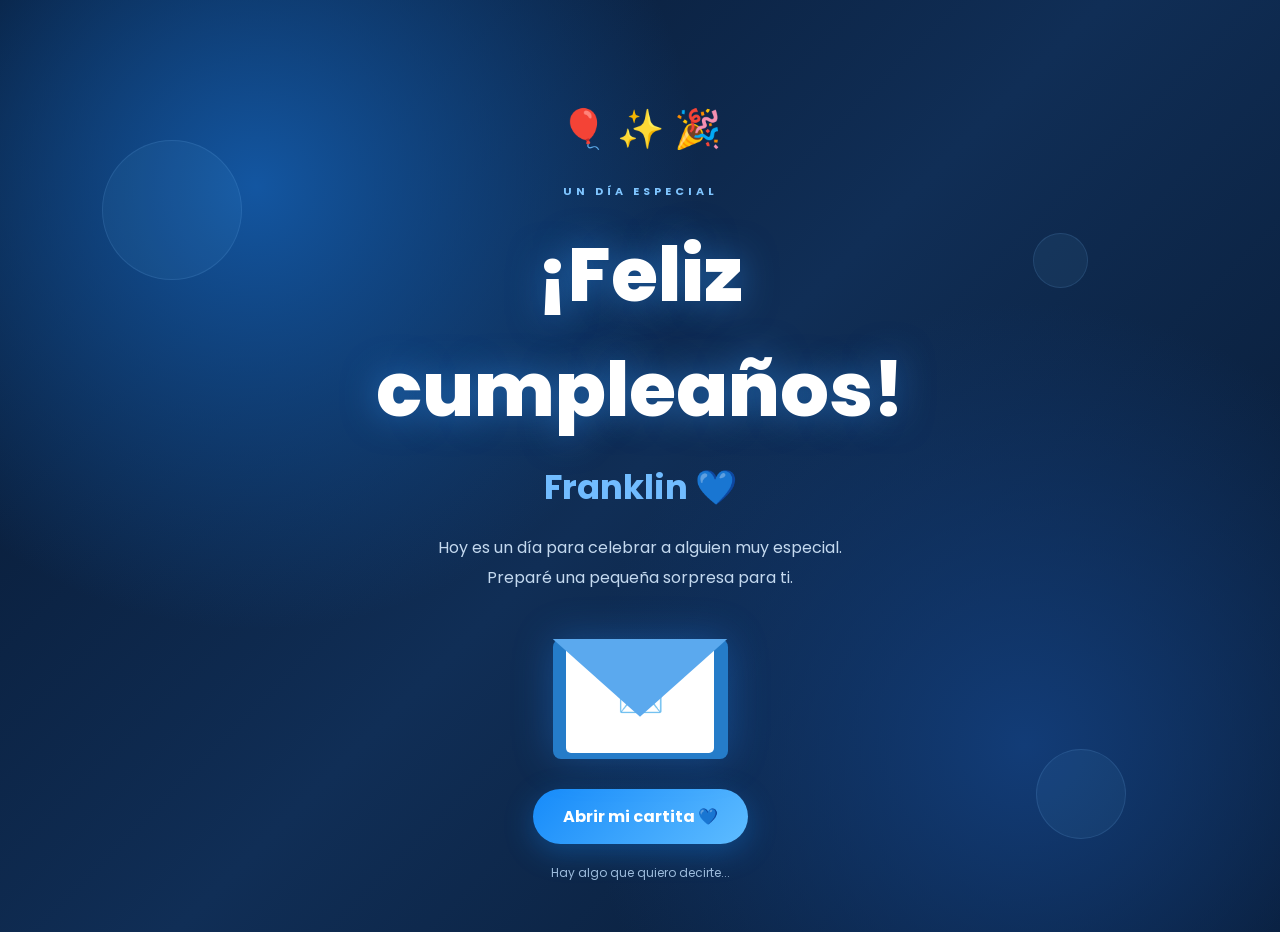
<file: cumple/index.html>
<!doctype html>
<html lang="es">
  <head>
    <meta charset="UTF-8" />
    <meta name="viewport" content="width=device-width, initial-scale=1.0" />
    <title>Una sorpresa para Franklin 💙</title>
    <link rel="stylesheet" href="style.css" />
  </head>
  <body class="inicio">
    <div id="confetti-container"></div>

    <main class="pantalla-inicio">
      <div class="contenido-inicio">
        <div class="decoracion">🎈 ✨ 🎉</div>

        <span class="etiqueta">UN DÍA ESPECIAL</span>

        <h1>¡Feliz cumpleaños!</h1>

        <h2>Franklin 💙</h2>

        <p>
          Hoy es un día para celebrar a alguien muy especial. Preparé una
          pequeña sorpresa para ti.
        </p>

        <div class="sobre" id="sobre">
          <div class="sobre-carta">💌</div>
          <div class="sobre-tapa"></div>
        </div>

        <a href="carta.html" class="btn-principal" onclick="prepararSalida()">
          Abrir mi cartita 💙
        </a>

        <span class="nota">Hay algo que quiero decirte...</span>
      </div>

      <div class="burbuja burbuja1"></div>
      <div class="burbuja burbuja2"></div>
      <div class="burbuja burbuja3"></div>
    </main>

    <script src="script.js"></script>
  </body>
</html>
</file>
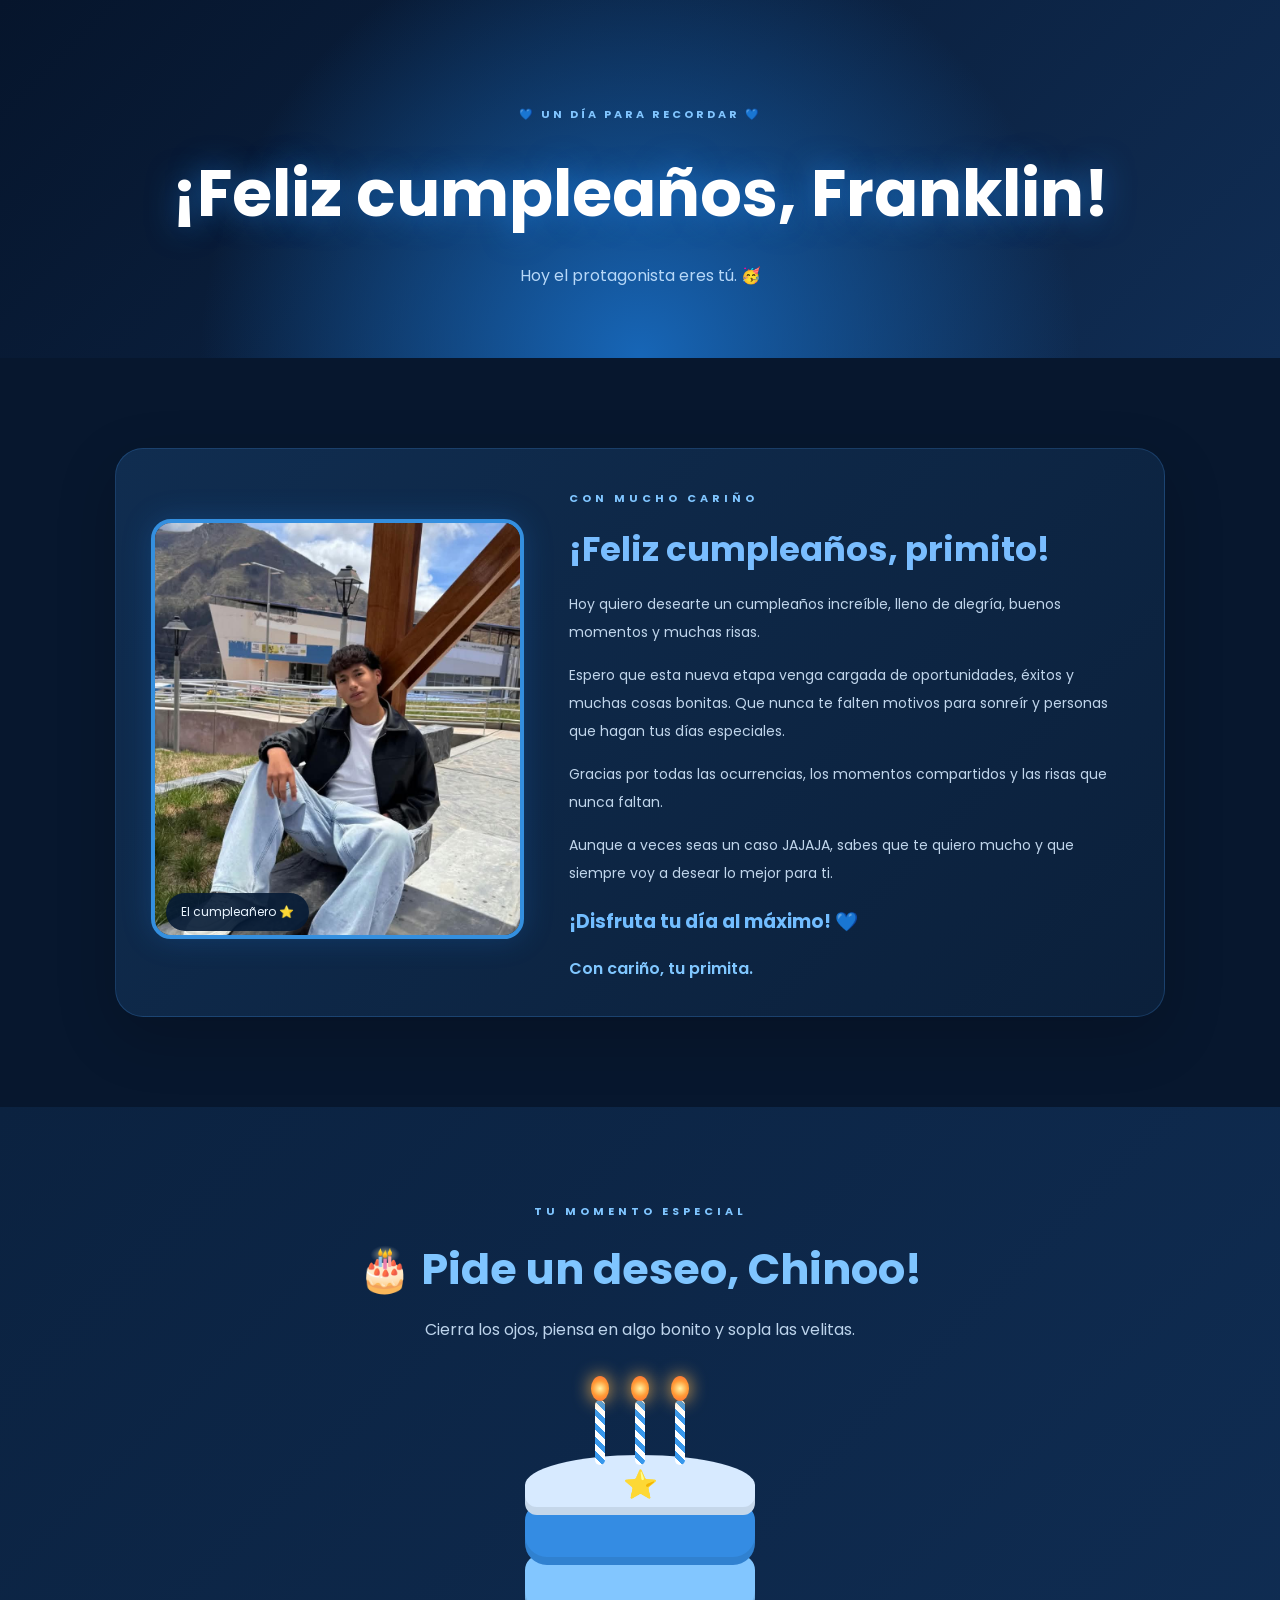
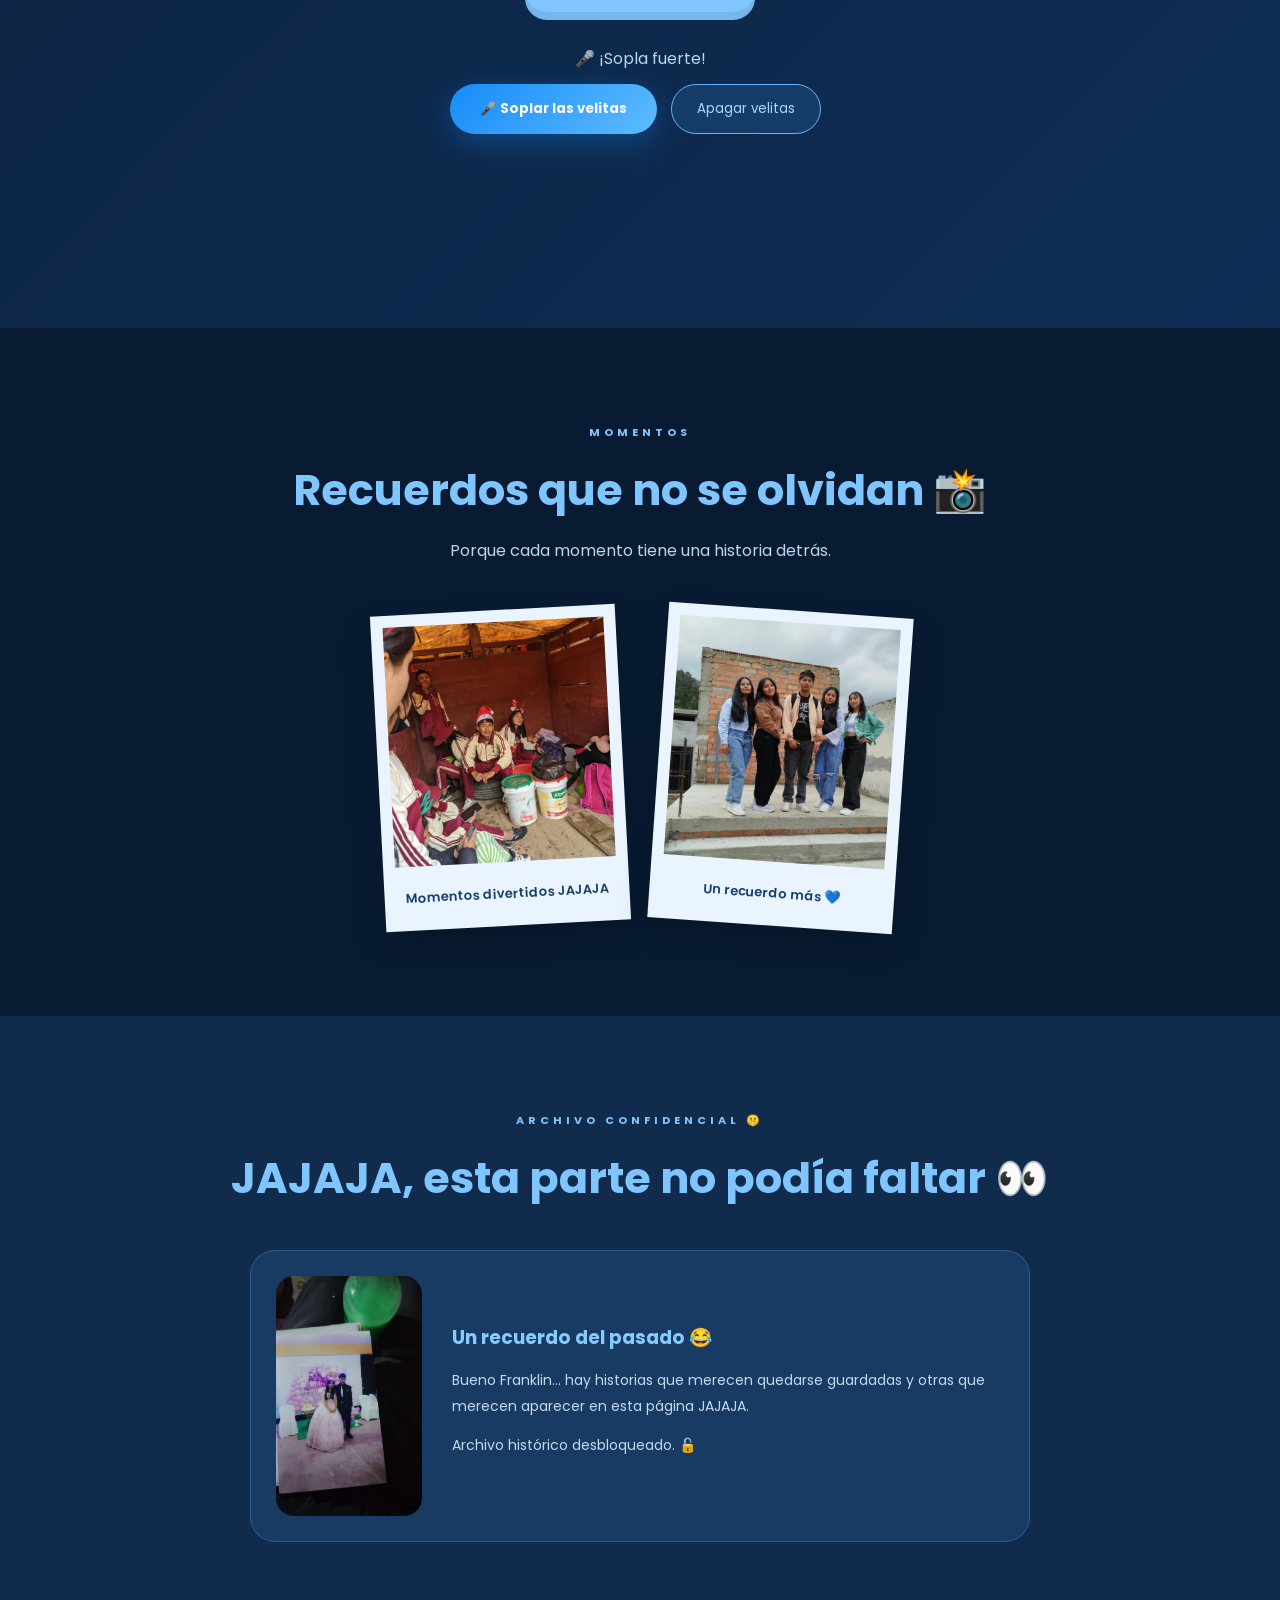
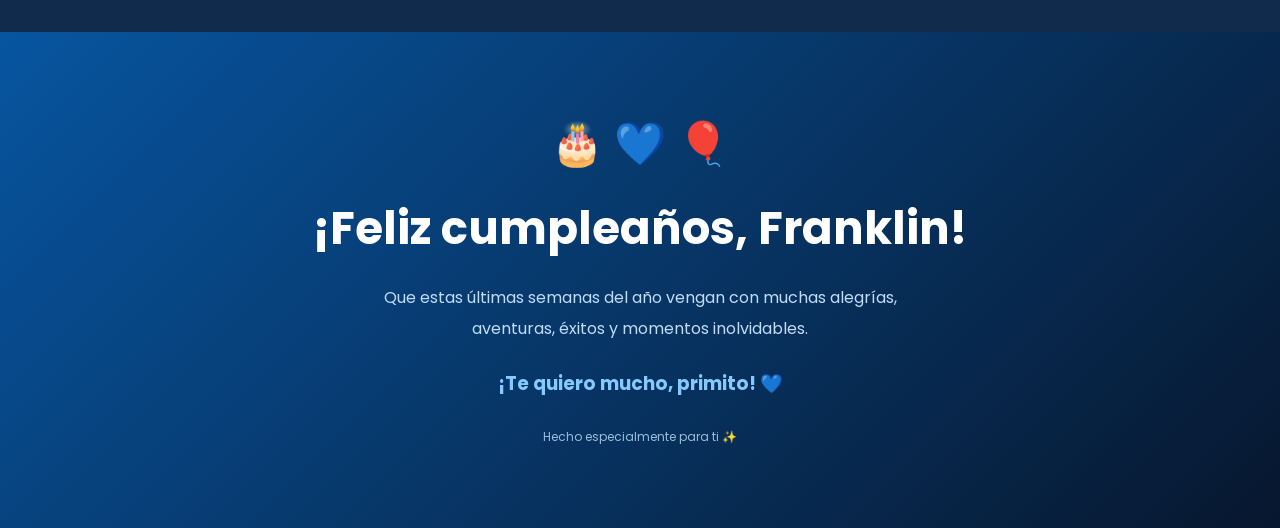
<file: cumple/carta.html>
<!doctype html>
<html lang="es">
  <head>
    <meta charset="UTF-8" />
    <meta name="viewport" content="width=device-width, initial-scale=1.0" />
    <title>Feliz cumpleaños Franklin 💙</title>
    <link rel="stylesheet" href="style.css" />
  </head>

  <body class="segunda-pagina">
    <div id="confetti-container"></div>

    <header class="cabecera">
      <span>💙 UN DÍA PARA RECORDAR 💙</span>
      <h1>¡Feliz cumpleaños, Franklin!</h1>
      <p>Hoy el protagonista eres tú. 🥳</p>
    </header>

    <!-- CARTA -->
    <section class="seccion">
      <div class="carta-card">
        <div class="foto-principal">
          <img src="franklin.jpeg" alt="Franklin" />
          <span>El cumpleañero ⭐</span>
        </div>

        <div class="carta-texto">
          <span class="etiqueta">CON MUCHO CARIÑO</span>

          <h2>¡Feliz cumpleaños, primito!</h2>

          <p>
            Hoy quiero desearte un cumpleaños increíble, lleno de alegría,
            buenos momentos y muchas risas.
          </p>

          <p>
            Espero que esta nueva etapa venga cargada de oportunidades, éxitos y
            muchas cosas bonitas. Que nunca te falten motivos para sonreír y
            personas que hagan tus días especiales.
          </p>

          <p>
            Gracias por todas las ocurrencias, los momentos compartidos y las
            risas que nunca faltan.
          </p>

          <p>
            Aunque a veces seas un caso JAJAJA, sabes que te quiero mucho y que
            siempre voy a desear lo mejor para ti.
          </p>

          <h3>¡Disfruta tu día al máximo! 💙</h3>

          <span class="firma">Con cariño, tu primita.</span>
        </div>
      </div>
    </section>

    <!-- TORTA -->
    <section class="seccion torta-section">
      <span class="etiqueta">TU MOMENTO ESPECIAL</span>

      <h2>🎂 Pide un deseo, Chinoo!</h2>

      <p>Cierra los ojos, piensa en algo bonito y sopla las velitas.</p>

      <div class="cake-area">
        <div class="cake">
          <div class="velas">
            <div class="vela"><div class="flama"></div></div>
            <div class="vela"><div class="flama"></div></div>
            <div class="vela"><div class="flama"></div></div>
          </div>

          <div class="capa capa-top">⭐</div>
          <div class="capa capa-middle"></div>
          <div class="capa capa-bottom"></div>
        </div>
      </div>

      <p id="mensajeTorta">🎤 ¡Sopla fuerte!</p>

      <button class="btn-principal" id="micBtn" onclick="activarMicrofono()">
        🎤 Soplar las velitas
      </button>

      <button class="btn-secundario" onclick="apagarVelas()">
        Apagar velitas
      </button>

      <h2 id="sorpresa" class="mensaje-sorpresa">
        ¡QUE TODOS TUS DESEOS SE CUMPLAN! 🎉💙
      </h2>
    </section>

    <!-- RECUERDOS -->
    <section class="seccion recuerdos-section">
      <span class="etiqueta">MOMENTOS</span>

      <h2>Recuerdos que no se olvidan 📸</h2>

      <p>Porque cada momento tiene una historia detrás.</p>

      <div class="galeria">
        <div class="polaroid">
          <img src="divertido.jpeg" alt="Recuerdo de momentos divertidos" />
          <p>Momentos divertidos JAJAJA</p>
        </div>

        <div class="polaroid">
          <img src="recuerdo1.jpeg" alt="Un recuerdo más" />
          <p>Un recuerdo más 💙</p>
        </div>
      </div>
    </section>

    <!-- EX -->
    <section class="seccion ex-section">
      <span class="etiqueta">ARCHIVO CONFIDENCIAL 🤫</span>

      <h2>JAJAJA, esta parte no podía faltar 👀</h2>

      <div class="ex-card">
        <img src="chicos.jpeg" alt="Recuerdo especial del pasado" />

        <div>
          <h3>Un recuerdo del pasado 😂</h3>

          <p>
            Bueno Franklin... hay historias que merecen quedarse guardadas y
            otras que merecen aparecer en esta página JAJAJA.
          </p>

          <p>Archivo histórico desbloqueado. 🔓</p>
        </div>
      </div>
    </section>

    <!-- FINAL -->
    <footer>
      <div class="final-iconos">🎂 💙 🎈</div>

      <h2>¡Feliz cumpleaños, Franklin!</h2>

      <p>
        Que estas últimas semanas del año vengan con muchas alegrías, aventuras,
        éxitos y momentos inolvidables.
      </p>

      <h3>¡Te quiero mucho, primito! 💙</h3>

      <span>Hecho especialmente para ti ✨</span>
    </footer>

    <script src="script.js"></script>
  </body>
</html>
</file>
<file: cumple/style.css>
@import url("https://fonts.googleapis.com/css2?family=Pacifico&family=Poppins:wght@300;400;500;600;700;800&display=swap");

* {
  margin: 0;
  padding: 0;
  box-sizing: border-box;
}

html {
  scroll-behavior: smooth;
}

body {
  font-family: "Poppins", sans-serif;
  color: #eaf5ff;
  background: #07172e;
  overflow-x: hidden;
}

button,
a {
  font-family: inherit;
}

#confetti-container {
  position: fixed;
  inset: 0;
  overflow: hidden;
  pointer-events: none;
  z-index: 1000;
}

.confeti {
  position: absolute;
  top: -20px;
  width: 9px;
  height: 13px;
  border-radius: 3px;
  animation: caer linear forwards;
}

@keyframes caer {
  to {
    transform: translateY(110vh) rotate(720deg);
  }
}

/* PRIMERA PÁGINA */

.inicio {
  background: #07172e;
}

.pantalla-inicio {
  min-height: 100vh;
  position: relative;
  display: flex;
  justify-content: center;
  align-items: center;
  text-align: center;
  padding: 100px 20px 50px;
  overflow: hidden;
  background:
    radial-gradient(circle at 20% 20%, #1356a1 0, transparent 35%),
    radial-gradient(circle at 80% 80%, #123c77 0, transparent 35%),
    linear-gradient(135deg, #06152c, #102e56, #07172e);
}

.music-box {
  position: absolute;
  top: 25px;
  left: 25px;
  display: flex;
  align-items: center;
  gap: 12px;
  padding: 12px 18px;
  background: #ffffff12;
  border: 1px solid #8dcaff45;
  border-radius: 18px;
  backdrop-filter: blur(15px);
  z-index: 5;
}

.music-icon {
  font-size: 26px;
}

.music-info {
  display: flex;
  flex-direction: column;
  text-align: left;
  font-size: 12px;
}

.music-info span {
  color: #a8c8ec;
}

#musicBtn {
  width: 38px;
  height: 38px;
  border-radius: 50%;
  background: #2388e9;
  color: white;
  border: none;
  cursor: pointer;
}

.contenido-inicio {
  max-width: 680px;
  position: relative;
  z-index: 2;
}

.decoracion {
  font-size: 38px;
  margin-bottom: 20px;
  animation: flotar 3s infinite ease-in-out;
}

@keyframes flotar {
  50% {
    transform: translateY(-12px);
  }
}

.etiqueta {
  display: inline-block;
  color: #7fc5ff;
  font-size: 11px;
  font-weight: 700;
  letter-spacing: 4px;
}

.contenido-inicio h1 {
  font-size: clamp(38px, 7vw, 76px);
  font-weight: 800;
  color: white;
  text-shadow: 0 0 35px #389eff80;
  margin: 15px 0;
}

.contenido-inicio h2 {
  font-size: 34px;
  color: #71bcff;
}

.contenido-inicio p {
  color: #c4d9ef;
  max-width: 470px;
  line-height: 1.9;
  margin: 20px auto;
}

/* SOBRE */

.sobre {
  width: 175px;
  height: 120px;
  margin: 45px auto 30px;
  position: relative;
  background: #257cc9;
  border-radius: 8px;
  box-shadow: 0 0 40px #278eff55;
  animation: flotar 3s infinite ease-in-out;
}

.sobre-carta {
  position: absolute;
  width: 85%;
  height: 90%;
  left: 7.5%;
  top: 5%;
  background: #fff;
  color: #1873bb;
  display: grid;
  place-items: center;
  font-size: 38px;
  border-radius: 5px;
}

.sobre-tapa {
  position: absolute;
  inset: 0;
  background: #5ba9ee;
  clip-path: polygon(0 0, 100% 0, 50% 65%);
  z-index: 2;
}

.btn-principal {
  display: inline-block;
  text-decoration: none;
  border: none;
  cursor: pointer;
  background: linear-gradient(135deg, #168bfa, #5ebcff);
  color: white;
  font-weight: 700;
  padding: 15px 30px;
  border-radius: 35px;
  box-shadow: 0 8px 30px #168bfa55;
  transition: 0.3s;
}

.btn-principal:hover {
  transform: translateY(-4px) scale(1.04);
  box-shadow: 0 12px 35px #168bfa85;
}

.nota {
  display: block;
  margin-top: 20px;
  color: #9cbbdc;
  font-size: 12px;
}

.burbuja {
  position: absolute;
  border-radius: 50%;
  background: #70bdff12;
  border: 1px solid #80c5ff22;
  animation: flotar 5s infinite ease-in-out;
}

.burbuja1 {
  width: 140px;
  height: 140px;
  top: 15%;
  left: 8%;
}

.burbuja2 {
  width: 90px;
  height: 90px;
  bottom: 10%;
  right: 12%;
}

.burbuja3 {
  width: 55px;
  height: 55px;
  top: 25%;
  right: 15%;
}

/* SEGUNDA PÁGINA */

.segunda-pagina {
  background: #07172e;
}

.cabecera {
  padding: 100px 20px 70px;
  text-align: center;
  background:
    radial-gradient(circle at 50% 100%, #1766b7, transparent 60%),
    linear-gradient(135deg, #06152c, #102d54);
}

.cabecera span {
  color: #81c5ff;
  letter-spacing: 3px;
  font-size: 11px;
  font-weight: 700;
}

.cabecera h1 {
  font-size: clamp(35px, 6vw, 65px);
  margin: 20px 0;
  color: white;
  text-shadow: 0 0 30px #2695ff80;
}

.cabecera p {
  color: #b7d8f8;
}

.seccion {
  padding: 90px 7%;
  text-align: center;
}

.seccion h2 {
  font-size: clamp(28px, 5vw, 43px);
  margin: 15px 0;
  color: #7fc5ff;
}

.seccion > p {
  color: #bdd4ec;
  line-height: 1.8;
}

/* CARTA */

.carta-card {
  max-width: 1050px;
  margin: auto;
  display: grid;
  grid-template-columns: 0.8fr 1.2fr;
  align-items: center;
  gap: 45px;
  padding: 35px;
  background: linear-gradient(135deg, #102d50, #0b203b);
  border: 1px solid #428ddc40;
  border-radius: 28px;
  box-shadow: 0 20px 60px #00000030;
  text-align: left;
}

.foto-principal {
  position: relative;
}

.foto-principal img {
  width: 100%;
  height: 420px;
  object-fit: cover;
  border-radius: 20px;
  border: 4px solid #348fdf;
  box-shadow: 0 0 30px #218cfb35;
}

.foto-principal span {
  position: absolute;
  bottom: 15px;
  left: 15px;
  background: #061b35e8;
  padding: 10px 15px;
  border-radius: 20px;
  font-size: 12px;
}

.carta-texto h2 {
  font-size: 34px;
  margin: 15px 0;
  color: #79bdff;
}

.carta-texto p {
  font-size: 14px;
  line-height: 2;
  color: #c0d5eb;
  margin-bottom: 15px;
}

.carta-texto h3 {
  color: #72bdff;
  margin: 20px 0;
}

.firma {
  color: #80c7ff;
  font-weight: 600;
}

/* TORTA */

.torta-section {
  background: linear-gradient(135deg, #0b2240, #102e55);
}

.cake-area {
  height: 300px;
  display: flex;
  justify-content: center;
  align-items: center;
}

.cake {
  position: relative;
  width: 230px;
  height: 190px;
  margin-top: 60px;
}

.capa {
  position: absolute;
  width: 100%;
  border-radius: 15px 15px 22px 22px;
  box-shadow: inset 0 -8px 0 #00000015;
}

.capa-top {
  height: 60px;
  top: 25px;
  background: #d7eaff;
  border-radius: 50% 50% 12px 12px;
  display: grid;
  place-items: center;
  color: #348ce3;
  font-size: 28px;
  z-index: 2;
}

.capa-middle {
  height: 60px;
  top: 75px;
  background: #348ce3;
  z-index: 1;
}

.capa-bottom {
  height: 65px;
  top: 125px;
  background: #82c6ff;
}

.velas {
  position: absolute;
  top: -30px;
  display: flex;
  gap: 30px;
  justify-content: center;
  width: 100%;
  z-index: 4;
}

.vela {
  width: 10px;
  height: 65px;
  background: repeating-linear-gradient(
    45deg,
    white,
    white 5px,
    #3898ec 5px,
    #3898ec 10px
  );
  border-radius: 5px;
  position: relative;
}

.flama {
  width: 18px;
  height: 25px;
  position: absolute;
  top: -24px;
  left: -4px;
  background: radial-gradient(circle, #fff4a5, #ff9b36, #ff6335);
  border-radius: 50%;
  animation: fuego 0.5s infinite alternate;
  filter: drop-shadow(0 0 9px #ffb64b);
}

@keyframes fuego {
  to {
    transform: rotate(35deg) scale(0.8);
  }
}

.vela.apagada .flama {
  display: none;
}

.btn-secundario {
  display: inline-block;
  background: #163d67;
  border: 1px solid #65b4ff;
  color: #a9d8ff;
  padding: 14px 25px;
  border-radius: 30px;
  margin: 10px;
  cursor: pointer;
}

.mensaje-sorpresa {
  opacity: 0;
  transform: scale(0.5);
  transition: 0.6s;
}

.mensaje-sorpresa.mostrar {
  opacity: 1;
  transform: scale(1);
}

/* RECUERDOS */

.recuerdos-section {
  background: #091b33;
}

.galeria {
  display: flex;
  flex-wrap: wrap;
  justify-content: center;
  gap: 35px;
  margin-top: 45px;
}

.polaroid {
  width: 245px;
  padding: 12px 12px 22px;
  background: #eaf4ff;
  color: #16416d;
  box-shadow: 0 12px 30px #00000035;
  transform: rotate(-3deg);
  transition: 0.4s;
}

.polaroid:nth-child(2) {
  transform: rotate(4deg);
}

.polaroid:hover {
  transform: rotate(0) translateY(-12px);
}

.polaroid img {
  width: 100%;
  height: 240px;
  object-fit: cover;
}

.polaroid p {
  margin-top: 15px;
  font-weight: 600;
  font-size: 13px;
}

/* EX */

.ex-section {
  background: #102b4b;
}

.ex-card {
  max-width: 780px;
  margin: 40px auto 0;
  padding: 25px;
  display: flex;
  align-items: center;
  gap: 30px;
  text-align: left;
  background: #173b63;
  border: 1px solid #6abaff40;
  border-radius: 25px;
}

.ex-card img {
  width: 220px;
  height: 240px;
  object-fit: cover;
  border-radius: 18px;
}

.ex-card h3 {
  color: #86caff;
  margin-bottom: 15px;
}

.ex-card p {
  line-height: 1.9;
  color: #c3d9ee;
  font-size: 14px;
  margin-bottom: 12px;
}

/* FINAL */

footer {
  text-align: center;
  padding: 80px 20px;
  background: linear-gradient(135deg, #0755a0, #07172e);
}

footer h2 {
  font-size: clamp(30px, 5vw, 45px);
  color: white;
  margin: 20px 0;
}

footer p {
  max-width: 520px;
  margin: auto;
  color: #c1dcf7;
  line-height: 1.9;
}

footer h3 {
  margin: 25px 0;
  color: #85caff;
}

footer span {
  color: #9bbbdc;
  font-size: 12px;
}

.final-iconos {
  font-size: 42px;
}

/* CELULARES */

@media (max-width: 750px) {
  .music-box {
    left: 50%;
    transform: translateX(-50%);
    top: 15px;
    width: max-content;
    max-width: 95%;
  }

  .pantalla-inicio {
    padding-top: 120px;
  }

  .carta-card {
    grid-template-columns: 1fr;
    padding: 20px;
  }

  .foto-principal img {
    height: 350px;
  }

  .ex-card {
    flex-direction: column;
    text-align: center;
  }

  .ex-card img {
    width: 100%;
    height: 300px;
  }

  .seccion {
    padding: 70px 20px;
  }
}
</file>
